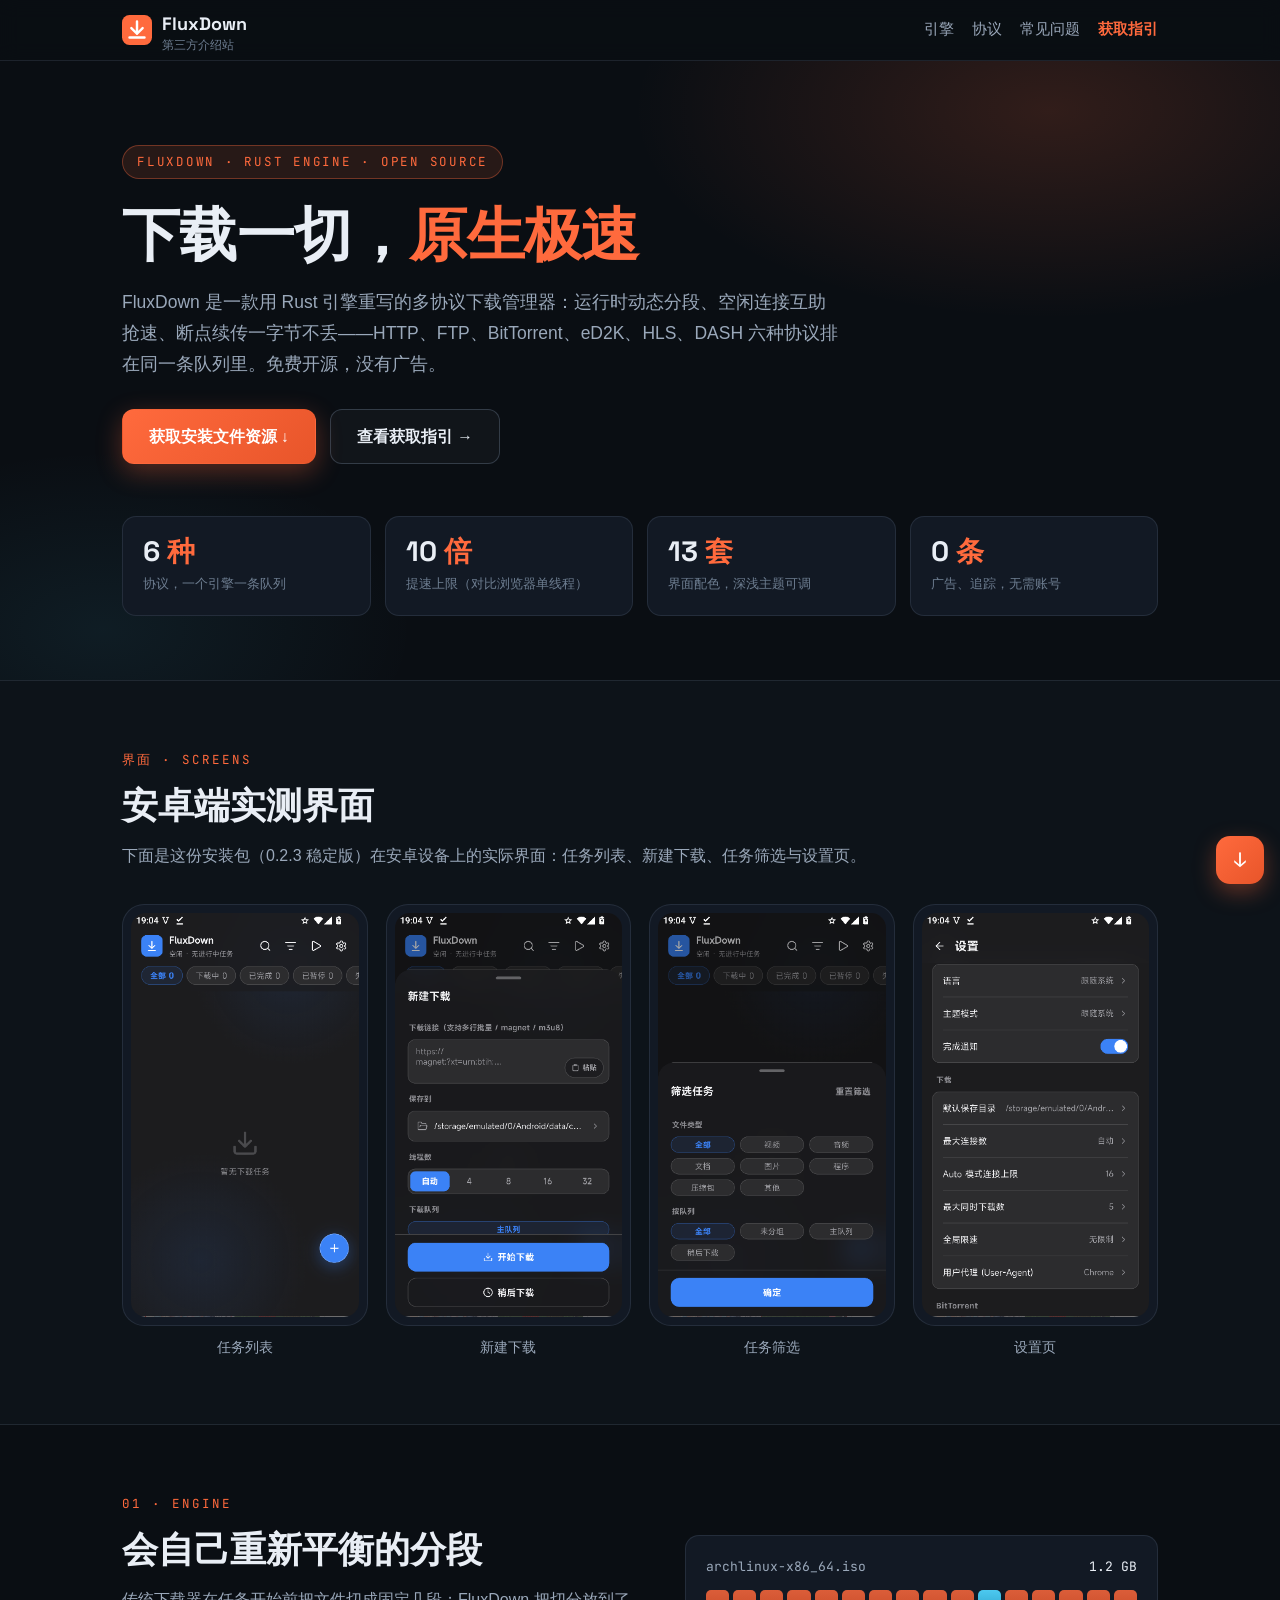
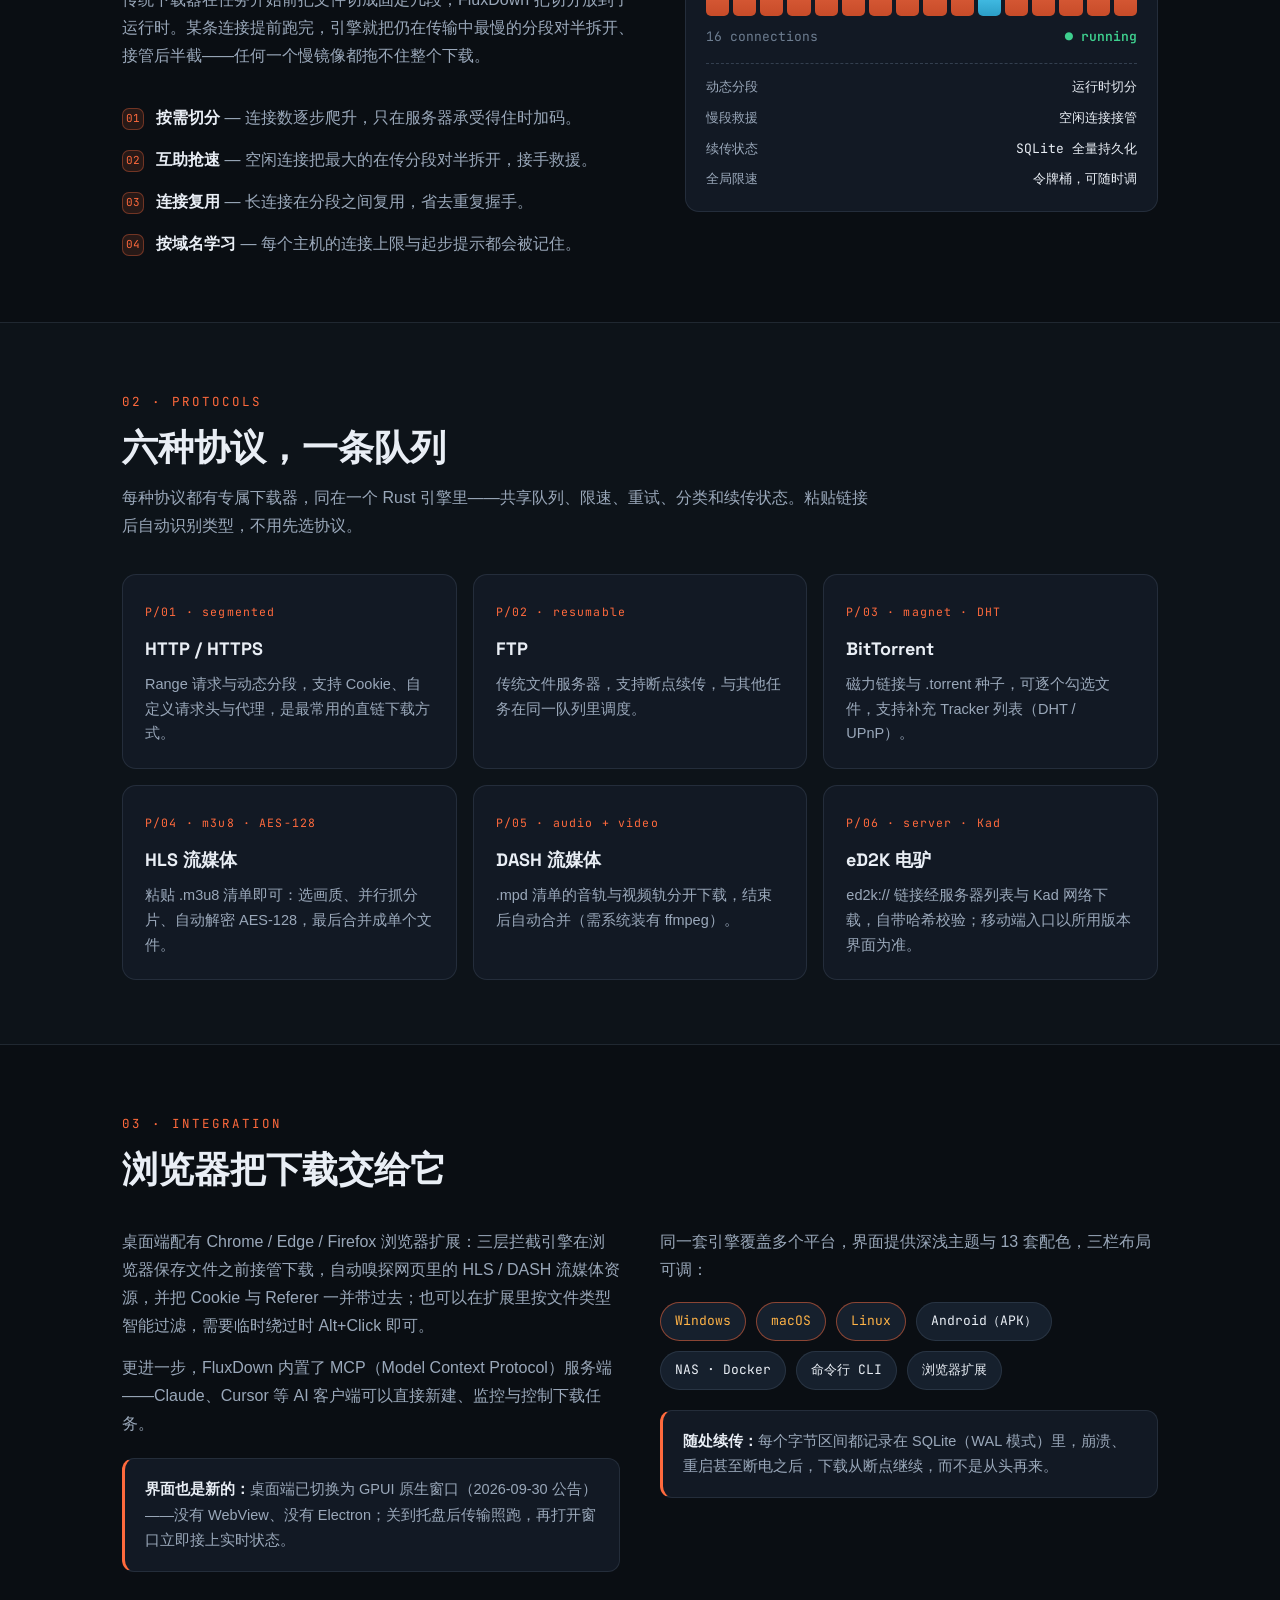
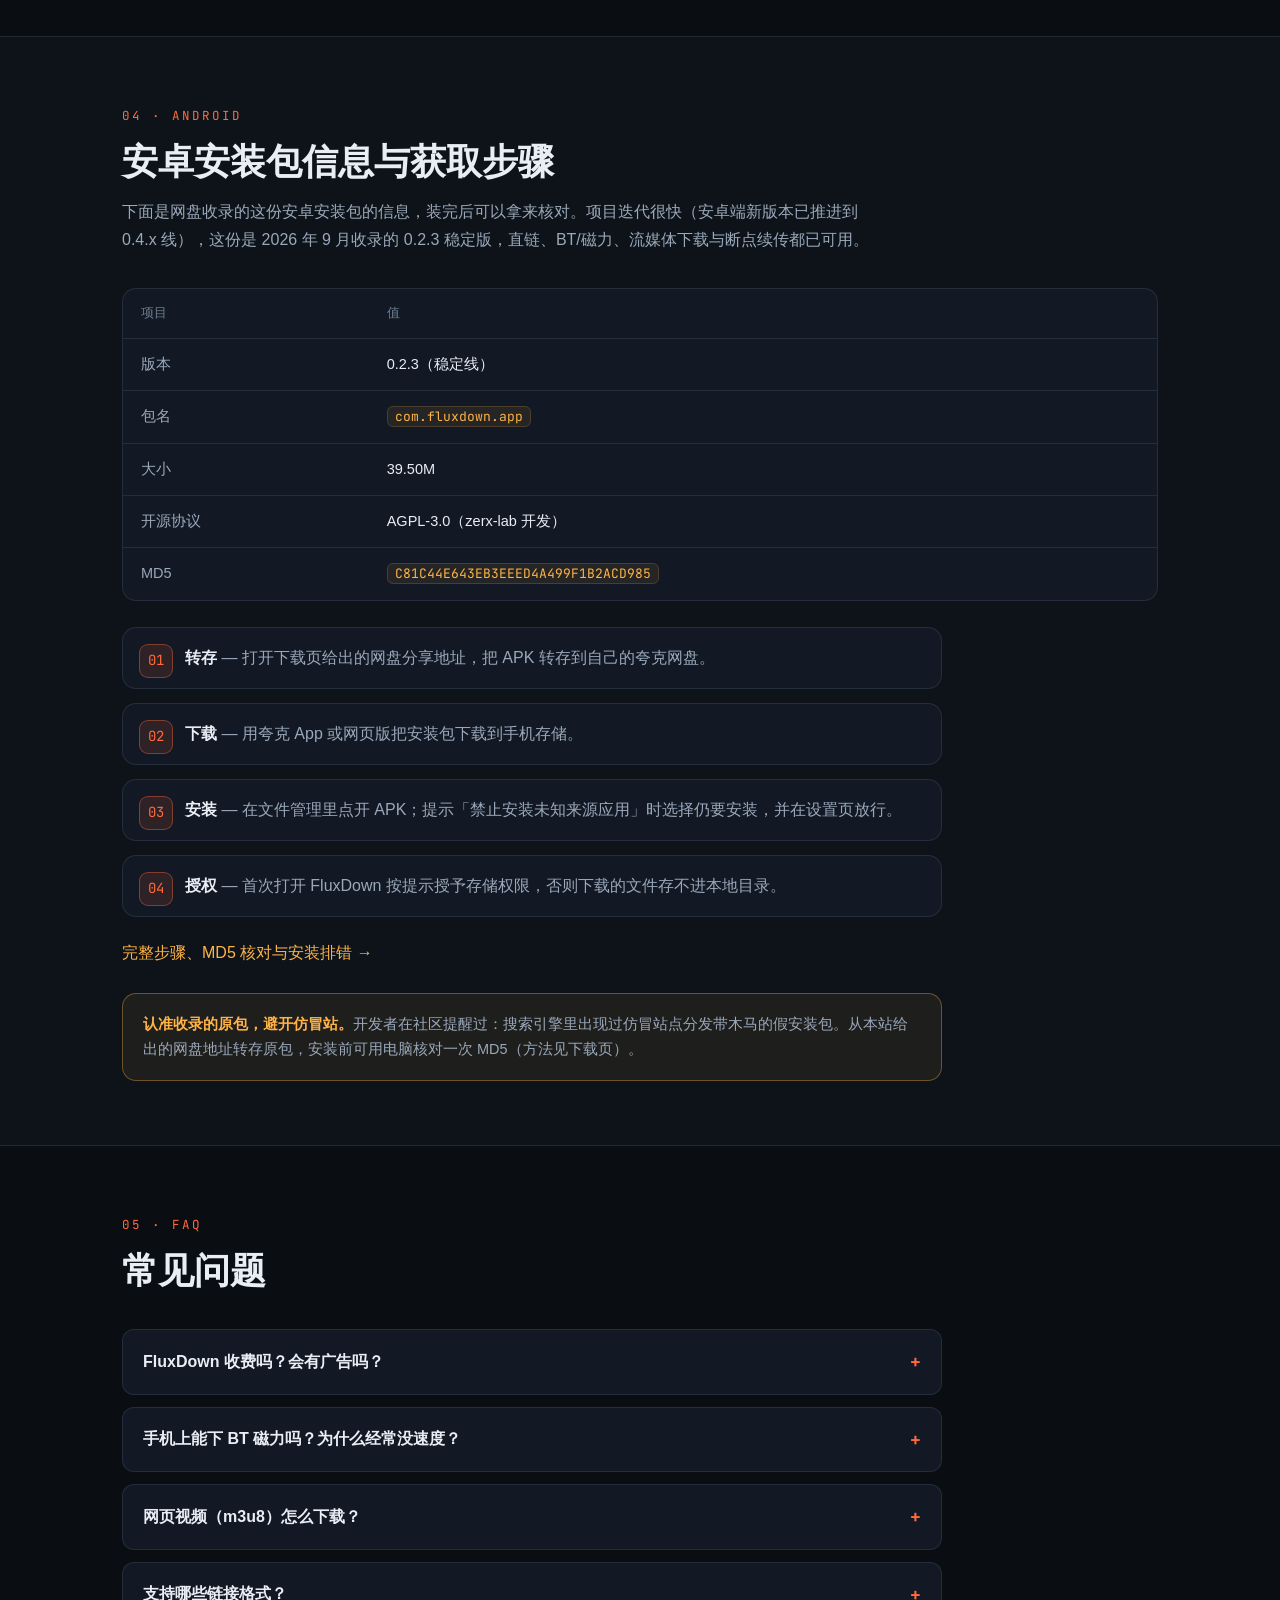
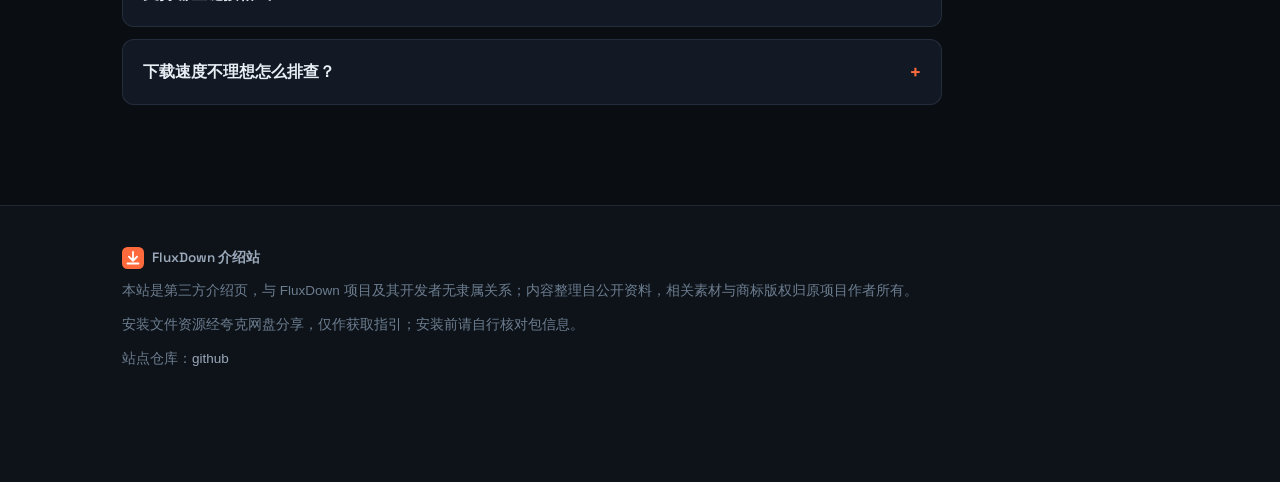
<file: index.html>
<!DOCTYPE html>
<html lang="zh-CN">
<head>
<meta charset="UTF-8">
<meta name="viewport" content="width=device-width, initial-scale=1">
<title>FluxDown 多协议下载器：从 HTTP 到磁力链的 Rust 实现</title>
<meta name="description" content="FluxDown 用 Rust 引擎把 HTTP/HTTPS、FTP、BT 磁力、eD2K、HLS 与 DASH 收进一个下载器：动态分段、断点续传。这里整理功能亮点与安卓包信息。">
<link rel="icon" href="data:image/svg+xml,%3Csvg xmlns='http://www.w3.org/2000/svg' viewBox='0 0 32 32'%3E%3Crect width='32' height='32' rx='8' fill='%23ff6a3d'/%3E%3Cpath d='M16 7v13m0 0l-6-6m6 6l6-6M8 24h16' stroke='%23fff' stroke-width='2.6' stroke-linecap='round' stroke-linejoin='round' fill='none'/%3E%3C/svg%3E">
<link rel="preconnect" href="https://fonts.googleapis.com">
<link rel="preconnect" href="https://fonts.gstatic.com" crossorigin>
<link href="https://fonts.googleapis.com/css2?family=Space+Grotesk:wght@400;500;700&family=JetBrains+Mono:wght@400;600&display=swap" rel="stylesheet">
<link rel="stylesheet" href="/assets/css/style.css">
</head>
<body>

<header class="site">
  <div class="wrap nav">
    <a class="brand" href="/">
      <svg class="mark" viewBox="0 0 32 32" aria-hidden="true"><rect width="32" height="32" rx="8" fill="#ff6a3d"/><path d="M16 7v13m0 0l-6-6m6 6l6-6M8 24h16" stroke="#fff" stroke-width="2.6" stroke-linecap="round" stroke-linejoin="round" fill="none"/></svg>
      <span>FluxDown<small>第三方介绍站</small></span>
    </a>
    <nav>
      <a href="#engine">引擎</a>
      <a href="#protocols">协议</a>
      <a href="#faq">常见问题</a>
      <a class="nav-cta" href="/download.html">获取指引</a>
    </nav>
    <button class="nav-toggle" type="button" aria-label="菜单" aria-expanded="false">
      <svg viewBox="0 0 20 20" aria-hidden="true"><path d="M2 5h16M2 10h16M2 15h16" stroke="currentColor" stroke-width="2" stroke-linecap="round" fill="none"/></svg>
    </button>
  </div>
</header>

<main>
  <!-- Hero -->
  <div class="hero">
    <div class="wrap">
      <span class="eyebrow">FLUXDOWN · RUST ENGINE · OPEN SOURCE</span>
      <h1>下载一切，<em>原生极速</em></h1>
      <p class="lead">FluxDown 是一款用 Rust 引擎重写的多协议下载管理器：运行时动态分段、空闲连接互助抢速、断点续传一字节不丢——HTTP、FTP、BitTorrent、eD2K、HLS、DASH 六种协议排在同一条队列里。免费开源，没有广告。</p>
      <div class="actions">
        <a class="btn btn-primary" data-link="download" href="/download.html" target="_blank" rel="noopener">获取安装文件资源 ↓</a>
        <a class="btn btn-ghost" href="/download.html">查看获取指引 →</a>
      </div>

      <div class="stats">
        <div class="stat"><b>6<i> 种</i></b><span>协议，一个引擎一条队列</span></div>
        <div class="stat"><b>10<i> 倍</i></b><span>提速上限（对比浏览器单线程）</span></div>
        <div class="stat"><b>13<i> 套</i></b><span>界面配色，深浅主题可调</span></div>
        <div class="stat"><b>0<i> 条</i></b><span>广告、追踪，无需账号</span></div>
      </div>
    </div>
  </div>

  <!-- 界面截图 -->
  <section id="screens" class="alt">
    <div class="wrap">
      <div class="sec-head reveal">
        <span class="kicker">界面 · Screens</span>
        <h2>安卓端实测界面</h2>
        <p>下面是这份安装包（0.2.3 稳定版）在安卓设备上的实际界面：任务列表、新建下载、任务筛选与设置页。</p>
      </div>
      <div class="shots reveal">
        <figure class="shot">
          <div class="frame"><img src="/assets/img/01_370x658.png" width="370" height="658" loading="lazy" alt="FluxDown 安卓端任务列表界面，顶部按全部、下载中、已完成、已暂停分类"></div>
          <figcaption>任务列表</figcaption>
        </figure>
        <figure class="shot">
          <div class="frame"><img src="/assets/img/02_370x658.png" width="370" height="658" loading="lazy" alt="FluxDown 新建下载界面，粘贴下载链接并选择线程数与下载队列"></div>
          <figcaption>新建下载</figcaption>
        </figure>
        <figure class="shot">
          <div class="frame"><img src="/assets/img/03_370x658.png" width="370" height="658" loading="lazy" alt="FluxDown 任务筛选界面，按文件类型与队列过滤任务"></div>
          <figcaption>任务筛选</figcaption>
        </figure>
        <figure class="shot">
          <div class="frame"><img src="/assets/img/04_370x658.png" width="370" height="658" loading="lazy" alt="FluxDown 设置界面，调整语言、主题模式、连接上限与全局限速"></div>
          <figcaption>设置页</figcaption>
        </figure>
      </div>
    </div>
  </section>

  <!-- 引擎 -->
  <section id="engine">
    <div class="wrap engine-grid">
      <div class="reveal">
        <div class="sec-head">
          <span class="kicker">01 · Engine</span>
          <h2>会自己重新平衡的分段</h2>
          <p>传统下载器在任务开始前把文件切成固定几段；FluxDown 把切分放到了运行时。某条连接提前跑完，引擎就把仍在传输中最慢的分段对半拆开、接管后半截——任何一个慢镜像都拖不住整个下载。</p>
        </div>
        <ul class="feature-list">
          <li><span class="dot">01</span><span><b>按需切分</b> — 连接数逐步爬升，只在服务器承受得住时加码。</span></li>
          <li><span class="dot">02</span><span><b>互助抢速</b> — 空闲连接把最大的在传分段对半拆开，接手救援。</span></li>
          <li><span class="dot">03</span><span><b>连接复用</b> — 长连接在分段之间复用，省去重复握手。</span></li>
          <li><span class="dot">04</span><span><b>按域名学习</b> — 每个主机的连接上限与起步提示都会被记住。</span></li>
        </ul>
      </div>
      <div class="reveal">
        <div class="panel" role="img" aria-label="分段下载可视化示意">
          <div class="row"><span>archlinux-x86_64.iso</span><span>1.2 GB</span></div>
          <div class="bar" aria-hidden="true">
            <i></i><i></i><i></i><i></i><i></i><i></i><i></i><i></i>
            <i></i><i></i><i class="slow"></i><i></i><i></i><i></i><i></i><i></i>
          </div>
          <div class="meta"><span>16 connections</span><b>● running</b></div>
          <div class="rows">
            <div class="row"><span>动态分段</span><span>运行时切分</span></div>
            <div class="row"><span>慢段救援</span><span>空闲连接接管</span></div>
            <div class="row"><span>续传状态</span><span>SQLite 全量持久化</span></div>
            <div class="row"><span>全局限速</span><span>令牌桶，可随时调</span></div>
          </div>
        </div>
      </div>
    </div>
  </section>

  <!-- 协议 -->
  <section id="protocols" class="alt">
    <div class="wrap">
      <div class="sec-head reveal">
        <span class="kicker">02 · Protocols</span>
        <h2>六种协议，一条队列</h2>
        <p>每种协议都有专属下载器，同在一个 Rust 引擎里——共享队列、限速、重试、分类和续传状态。粘贴链接后自动识别类型，不用先选协议。</p>
      </div>
      <div class="proto-grid">
        <div class="proto reveal"><span class="tag">P/01 · segmented</span><h3>HTTP / HTTPS</h3><p>Range 请求与动态分段，支持 Cookie、自定义请求头与代理，是最常用的直链下载方式。</p></div>
        <div class="proto reveal"><span class="tag">P/02 · resumable</span><h3>FTP</h3><p>传统文件服务器，支持断点续传，与其他任务在同一队列里调度。</p></div>
        <div class="proto reveal"><span class="tag">P/03 · magnet · DHT</span><h3>BitTorrent</h3><p>磁力链接与 .torrent 种子，可逐个勾选文件，支持补充 Tracker 列表（DHT / UPnP）。</p></div>
        <div class="proto reveal"><span class="tag">P/04 · m3u8 · AES-128</span><h3>HLS 流媒体</h3><p>粘贴 .m3u8 清单即可：选画质、并行抓分片、自动解密 AES-128，最后合并成单个文件。</p></div>
        <div class="proto reveal"><span class="tag">P/05 · audio + video</span><h3>DASH 流媒体</h3><p>.mpd 清单的音轨与视频轨分开下载，结束后自动合并（需系统装有 ffmpeg）。</p></div>
        <div class="proto reveal"><span class="tag">P/06 · server · Kad</span><h3>eD2K 电驴</h3><p>ed2k:// 链接经服务器列表与 Kad 网络下载，自带哈希校验；移动端入口以所用版本界面为准。</p></div>
      </div>
    </div>
  </section>

  <!-- 集成与平台 -->
  <section id="integration">
    <div class="wrap">
      <div class="sec-head reveal">
        <span class="kicker">03 · Integration</span>
        <h2>浏览器把下载交给它</h2>
      </div>
      <div class="two-col">
        <div class="reveal">
          <p style="color:var(--muted)">桌面端配有 Chrome / Edge / Firefox 浏览器扩展：三层拦截引擎在浏览器保存文件之前接管下载，自动嗅探网页里的 HLS / DASH 流媒体资源，并把 Cookie 与 Referer 一并带过去；也可以在扩展里按文件类型智能过滤，需要临时绕过时 Alt+Click 即可。</p>
          <p style="color:var(--muted); margin-top:14px">更进一步，FluxDown 内置了 MCP（Model Context Protocol）服务端——Claude、Cursor 等 AI 客户端可以直接新建、监控与控制下载任务。</p>
          <div class="note-card"><b>界面也是新的：</b>桌面端已切换为 GPUI 原生窗口（2026-09-30 公告）——没有 WebView、没有 Electron；关到托盘后传输照跑，再打开窗口立即接上实时状态。</div>
        </div>
        <div class="reveal">
          <p style="color:var(--muted)">同一套引擎覆盖多个平台，界面提供深浅主题与 13 套配色，三栏布局可调：</p>
          <div class="plat">
            <span class="chip hot">Windows</span>
            <span class="chip hot">macOS</span>
            <span class="chip hot">Linux</span>
            <span class="chip">Android（APK）</span>
            <span class="chip">NAS · Docker</span>
            <span class="chip">命令行 CLI</span>
            <span class="chip">浏览器扩展</span>
          </div>
          <div class="note-card"><b>随处续传：</b>每个字节区间都记录在 SQLite（WAL 模式）里，崩溃、重启甚至断电之后，下载从断点继续，而不是从头再来。</div>
        </div>
      </div>
    </div>
  </section>

  <!-- 安卓指引 -->
  <section id="guide" class="alt">
    <div class="wrap">
      <div class="sec-head reveal">
        <span class="kicker">04 · Android</span>
        <h2>安卓安装包信息与获取步骤</h2>
        <p>下面是网盘收录的这份安卓安装包的信息，装完后可以拿来核对。项目迭代很快（安卓端新版本已推进到 0.4.x 线），这份是 2026 年 9 月收录的 0.2.3 稳定版，直链、BT/磁力、流媒体下载与断点续传都已可用。</p>
      </div>
      <div class="table-wrap reveal">
        <table>
          <tr><th>项目</th><th>值</th></tr>
          <tr><td>版本</td><td>0.2.3（稳定线）</td></tr>
          <tr><td>包名</td><td><code>com.fluxdown.app</code></td></tr>
          <tr><td>大小</td><td>39.50M</td></tr>
          <tr><td>开源协议</td><td>AGPL-3.0（zerx-lab 开发）</td></tr>
          <tr><td>MD5</td><td><code>C81C44E643EB3EEED4A499F1B2ACD985</code></td></tr>
        </table>
      </div>
      <ol class="steps reveal" style="margin-top:26px">
        <li><b>转存</b> — 打开下载页给出的网盘分享地址，把 APK 转存到自己的夸克网盘。</li>
        <li><b>下载</b> — 用夸克 App 或网页版把安装包下载到手机存储。</li>
        <li><b>安装</b> — 在文件管理里点开 APK；提示「禁止安装未知来源应用」时选择仍要安装，并在设置页放行。</li>
        <li><b>授权</b> — 首次打开 FluxDown 按提示授予存储权限，否则下载的文件存不进本地目录。</li>
      </ol>
      <p class="reveal" style="margin-top:22px"><a href="/download.html">完整步骤、MD5 核对与安装排错 →</a></p>
      <div class="warn reveal" style="margin-top:26px">
        <b>认准收录的原包，避开仿冒站。</b>开发者在社区提醒过：搜索引擎里出现过仿冒站点分发带木马的假安装包。从本站给出的网盘地址转存原包，安装前可用电脑核对一次 MD5（方法见下载页）。
      </div>
    </div>
  </section>

  <!-- FAQ -->
  <section id="faq">
    <div class="wrap">
      <div class="sec-head reveal">
        <span class="kicker">05 · FAQ</span>
        <h2>常见问题</h2>
      </div>
      <div class="faq reveal">
        <details>
          <summary>FluxDown 收费吗？会有广告吗？</summary>
          <p>它是 AGPL-3.0 协议下的开源项目，零广告、零追踪、无需账号，数据完全留在本地。项目把它定位成 IDM 的免费开源替代品。</p>
        </details>
        <details>
          <summary>手机上能下 BT 磁力吗？为什么经常没速度？</summary>
          <p>能，磁力链接与 .torrent 种子都支持。BT 速度取决于资源有没有人在做种，跟带宽关系不大；另外把 FluxDown 加进电池白名单，避免安卓后台清理掐断连接。</p>
        </details>
        <details>
          <summary>网页视频（m3u8）怎么下载？</summary>
          <p>把 .m3u8 清单地址粘进新建任务，引擎会自动抓全部分片、解密并合并成完整视频。DRM 加密的付费视频与需要登录态的地址下不了。</p>
        </details>
        <details>
          <summary>支持哪些链接格式？</summary>
          <p>HTTP/HTTPS 直链、FTP、magnet 磁力、.torrent 种子、.m3u8 与 .mpd 清单；桌面端还支持 ed2k:// 电驴链接。粘贴后自动识别类型。</p>
        </details>
        <details>
          <summary>下载速度不理想怎么排查？</summary>
          <p>先看两处：设置里的线程数有没有被调小过、全局限速有没有开启。直链任务换镜像源或错峰下载最有效；BT 任务主要看资源热度。更多排查思路见<a href="/download.html">获取指引页</a>。</p>
        </details>
      </div>
    </div>
  </section>
</main>

<footer class="site">
  <div class="wrap foot">
    <span class="brand-line">
      <svg width="22" height="22" viewBox="0 0 32 32" aria-hidden="true"><rect width="32" height="32" rx="8" fill="#ff6a3d"/><path d="M16 7v13m0 0l-6-6m6 6l6-6M8 24h16" stroke="#fff" stroke-width="2.6" stroke-linecap="round" stroke-linejoin="round" fill="none"/></svg>
      FluxDown 介绍站
    </span>
    <span>本站是第三方介绍页，与 FluxDown 项目及其开发者无隶属关系；内容整理自公开资料，相关素材与商标版权归原项目作者所有。</span>
    <span>安装文件资源经夸克网盘分享，仅作获取指引；安装前请自行核对包信息。</span>
    <span>站点仓库：<a href="https://github.com/alipymanbu/www.loveyou.bond" rel="noopener">github</a></span>
  </div>
</footer>

<!-- 右下角浮动按钮 -->
<div class="fab">
  <button class="to-top" id="backTop" type="button" aria-label="返回顶部">↑</button>
  <a class="go-down" data-link="download" href="/download.html" target="_blank" rel="noopener" aria-label="获取安装文件资源">↓</a>
</div>

<script src="/assets/js/links.js"></script>
<script src="/assets/js/main.js"></script>
</body>
</html>
</file>
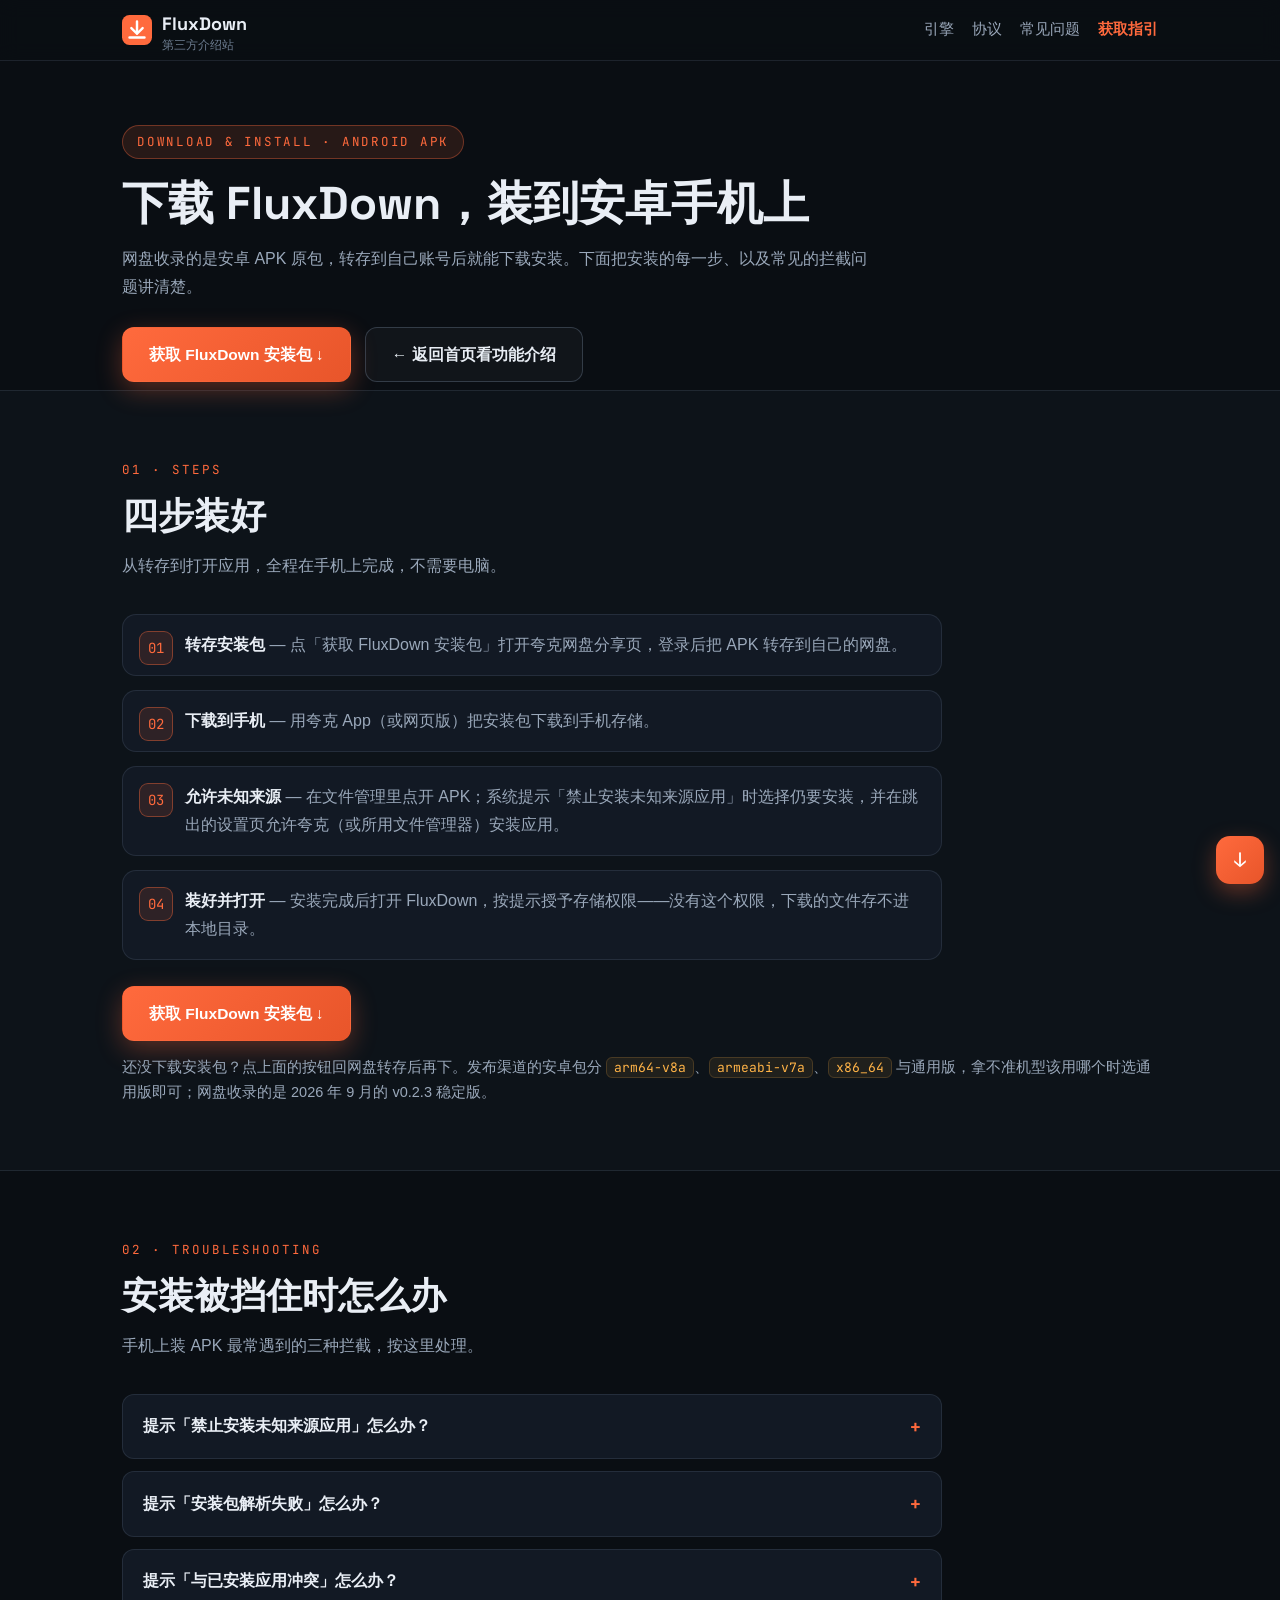
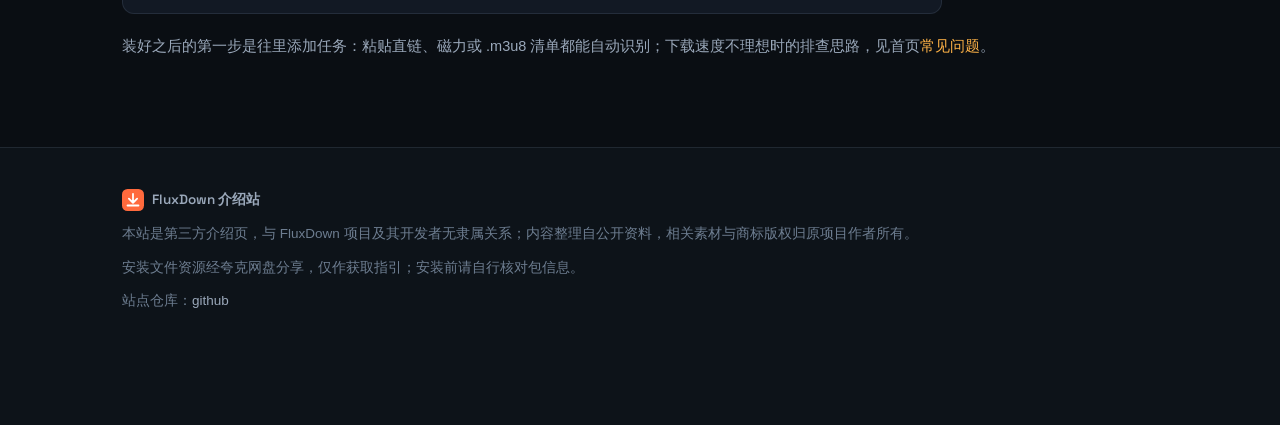
<file: download.html>
<!DOCTYPE html>
<html lang="zh-CN">
<head>
<meta charset="UTF-8">
<meta name="viewport" content="width=device-width, initial-scale=1">
<title>FluxDown 下载安装指引｜网盘转存一步，安卓几步装好</title>
<meta name="description" content="FluxDown 安卓包怎么装？先把网盘里的 APK 转存到自己账号，下载后按步骤放行「未知来源」，装好即可打开添加下载任务；被拦截、解析失败的应对也在文内。">
<link rel="icon" href="data:image/svg+xml,%3Csvg xmlns='http://www.w3.org/2000/svg' viewBox='0 0 32 32'%3E%3Crect width='32' height='32' rx='8' fill='%23ff6a3d'/%3E%3Cpath d='M16 7v13m0 0l-6-6m6 6l6-6M8 24h16' stroke='%23fff' stroke-width='2.6' stroke-linecap='round' stroke-linejoin='round' fill='none'/%3E%3C/svg%3E">
<link rel="preconnect" href="https://fonts.googleapis.com">
<link rel="preconnect" href="https://fonts.gstatic.com" crossorigin>
<link href="https://fonts.googleapis.com/css2?family=Space+Grotesk:wght@400;500;700&family=JetBrains+Mono:wght@400;600&display=swap" rel="stylesheet">
<link rel="stylesheet" href="/assets/css/style.css">
</head>
<body>

<header class="site">
  <div class="wrap nav">
    <a class="brand" href="/">
      <svg class="mark" viewBox="0 0 32 32" aria-hidden="true"><rect width="32" height="32" rx="8" fill="#ff6a3d"/><path d="M16 7v13m0 0l-6-6m6 6l6-6M8 24h16" stroke="#fff" stroke-width="2.6" stroke-linecap="round" stroke-linejoin="round" fill="none"/></svg>
      <span>FluxDown<small>第三方介绍站</small></span>
    </a>
    <nav>
      <a href="/#engine">引擎</a>
      <a href="/#protocols">协议</a>
      <a href="/#faq">常见问题</a>
      <a class="nav-cta" href="/download.html">获取指引</a>
    </nav>
    <button class="nav-toggle" type="button" aria-label="菜单" aria-expanded="false">
      <svg viewBox="0 0 20 20" aria-hidden="true"><path d="M2 5h16M2 10h16M2 15h16" stroke="currentColor" stroke-width="2" stroke-linecap="round" fill="none"/></svg>
    </button>
  </div>
</header>

<main>
  <!-- 首屏：下载入口 -->
  <div class="page-head">
    <div class="wrap">
      <span class="eyebrow">DOWNLOAD &amp; INSTALL · ANDROID APK</span>
      <h1>下载 FluxDown，装到安卓手机上</h1>
      <p>网盘收录的是安卓 APK 原包，转存到自己账号后就能下载安装。下面把安装的每一步、以及常见的拦截问题讲清楚。</p>
      <div class="actions" style="display:flex; flex-wrap:wrap; gap:14px; margin-top:26px">
        <a class="btn btn-primary" data-link="download" href="/" target="_blank" rel="noopener">获取 FluxDown 安装包 ↓</a>
        <a class="btn btn-ghost" href="/">← 返回首页看功能介绍</a>
      </div>
    </div>
  </div>

  <!-- 安装步骤 -->
  <section class="alt">
    <div class="wrap">
      <div class="sec-head reveal">
        <span class="kicker">01 · Steps</span>
        <h2>四步装好</h2>
        <p>从转存到打开应用，全程在手机上完成，不需要电脑。</p>
      </div>
      <ol class="steps reveal">
        <li><b>转存安装包</b> — 点「获取 FluxDown 安装包」打开夸克网盘分享页，登录后把 APK 转存到自己的网盘。</li>
        <li><b>下载到手机</b> — 用夸克 App（或网页版）把安装包下载到手机存储。</li>
        <li><b>允许未知来源</b> — 在文件管理里点开 APK；系统提示「禁止安装未知来源应用」时选择仍要安装，并在跳出的设置页允许夸克（或所用文件管理器）安装应用。</li>
        <li><b>装好并打开</b> — 安装完成后打开 FluxDown，按提示授予存储权限——没有这个权限，下载的文件存不进本地目录。</li>
      </ol>
      <div class="actions reveal" style="display:flex; flex-wrap:wrap; gap:14px; margin-top:26px">
        <a class="btn btn-primary" data-link="download" href="/" target="_blank" rel="noopener">获取 FluxDown 安装包 ↓</a>
      </div>
      <p style="color:var(--muted); margin-top:14px; font-size:14.5px">还没下载安装包？点上面的按钮回网盘转存后再下。发布渠道的安卓包分 <code>arm64-v8a</code>、<code>armeabi-v7a</code>、<code>x86_64</code> 与通用版，拿不准机型该用哪个时选通用版即可；网盘收录的是 2026 年 9 月的 v0.2.3 稳定版。</p>
    </div>
  </section>

  <!-- 常见安装问题 -->
  <section>
    <div class="wrap">
      <div class="sec-head reveal">
        <span class="kicker">02 · Troubleshooting</span>
        <h2>安装被挡住时怎么办</h2>
        <p>手机上装 APK 最常遇到的三种拦截，按这里处理。</p>
      </div>
      <div class="faq reveal">
        <details>
          <summary>提示「禁止安装未知来源应用」怎么办？</summary>
          <p>这是系统的默认保护，不是安装包有问题。在弹窗里选「仍要安装」；找不到按钮时，去 设置 → 应用 → 特殊应用权限（或「安装未知应用」），允许你用来打开 APK 的那个应用——夸克或文件管理器——再回到文件里点开安装包。</p>
        </details>
        <details>
          <summary>提示「安装包解析失败」怎么办？</summary>
          <p>多半是文件没下载完整，重新从网盘下载一次再装；仍旧不行就换一个网络环境再下一次。</p>
        </details>
        <details>
          <summary>提示「与已安装应用冲突」怎么办？</summary>
          <p>手机里已有同包名但签名不同的旧版本，先卸载旧版，再安装这一个。</p>
        </details>
      </div>
      <p style="color:var(--muted); margin-top:20px; font-size:14.5px">装好之后的第一步是往里添加任务：粘贴直链、磁力或 .m3u8 清单都能自动识别；下载速度不理想时的排查思路，见首页<a href="/#faq">常见问题</a>。</p>
    </div>
  </section>
</main>

<footer class="site">
  <div class="wrap foot">
    <span class="brand-line">
      <svg width="22" height="22" viewBox="0 0 32 32" aria-hidden="true"><rect width="32" height="32" rx="8" fill="#ff6a3d"/><path d="M16 7v13m0 0l-6-6m6 6l6-6M8 24h16" stroke="#fff" stroke-width="2.6" stroke-linecap="round" stroke-linejoin="round" fill="none"/></svg>
      FluxDown 介绍站
    </span>
    <span>本站是第三方介绍页，与 FluxDown 项目及其开发者无隶属关系；内容整理自公开资料，相关素材与商标版权归原项目作者所有。</span>
    <span>安装文件资源经夸克网盘分享，仅作获取指引；安装前请自行核对包信息。</span>
    <span>站点仓库：<a href="https://github.com/alipymanbu/www.loveyou.bond" rel="noopener">github</a></span>
  </div>
</footer>

<!-- 右下角浮动按钮 -->
<div class="fab">
  <button class="to-top" id="backTop" type="button" aria-label="返回顶部">↑</button>
  <a class="go-down" data-link="download" href="/" target="_blank" rel="noopener" aria-label="获取安装文件资源">↓</a>
</div>

<script src="/assets/js/links.js"></script>
<script src="/assets/js/main.js"></script>
</body>
</html>
</file>
<file: assets/css/style.css>
/* ============================================================
   FluxDown 介绍站 · 样式
   主题：深色工程风（Rust 引擎下载器气质）——石墨底 + 铁锈橙强调
   ============================================================ */
:root {
  --bg: #0a0e13;
  --bg-soft: #0d1319;
  --surface: #121924;
  --surface-2: #16202d;
  --border: rgba(148, 170, 200, 0.14);
  --border-strong: rgba(148, 170, 200, 0.26);
  --text: #e9eef5;
  --muted: #9aa8ba;
  --faint: #6d7d90;
  --accent: #ff6a3d;
  --accent-2: #ffb347;
  --accent-soft: rgba(255, 106, 61, 0.12);
  --ok: #3ecf8e;
  --radius: 14px;
  --mono: 'JetBrains Mono', ui-monospace, SFMono-Regular, Consolas, 'Courier New', monospace;
  --display: 'Space Grotesk', -apple-system, 'PingFang SC', 'Microsoft YaHei', sans-serif;
  --body: -apple-system, BlinkMacSystemFont, 'Segoe UI', 'PingFang SC', 'Hiragino Sans GB', 'Microsoft YaHei', sans-serif;
}

* { box-sizing: border-box; margin: 0; padding: 0; }
html { scroll-behavior: smooth; }
@media (prefers-reduced-motion: reduce) {
  html { scroll-behavior: auto; }
  *, *::before, *::after { animation: none !important; transition: none !important; }
}

body {
  background: var(--bg);
  color: var(--text);
  font-family: var(--body);
  font-size: 16px;
  line-height: 1.75;
  -webkit-font-smoothing: antialiased;
  overflow-x: hidden;
}

a { color: var(--accent-2); text-decoration: none; }
a:hover { text-decoration: underline; }
img, svg { max-width: 100%; }
.wrap { max-width: 1080px; margin: 0 auto; padding: 0 22px; }
section { padding: 64px 0; }
section.alt { background: var(--bg-soft); border-top: 1px solid var(--border); border-bottom: 1px solid var(--border); }

/* ---------- 顶部导航 ---------- */
header.site {
  position: sticky; top: 0; z-index: 50;
  background: rgba(10, 14, 19, 0.86);
  backdrop-filter: blur(10px);
  border-bottom: 1px solid var(--border);
}
.nav { display: flex; align-items: center; justify-content: space-between; gap: 12px; height: 60px; }
.brand { display: flex; align-items: center; gap: 10px; font-family: var(--display); font-weight: 700; font-size: 18px; color: var(--text); }
.brand:hover { text-decoration: none; }
.brand .mark { width: 30px; height: 30px; flex: 0 0 auto; }
.brand small { color: var(--faint); font-weight: 400; font-size: 12px; display: block; line-height: 1.1; }
.nav nav { display: flex; align-items: center; gap: 18px; }
.nav nav a { color: var(--muted); font-size: 14.5px; }
.nav nav a:hover { color: var(--text); text-decoration: none; }
.nav nav a.nav-cta { color: var(--accent); font-weight: 600; }

/* 移动端导航：点击展开式（窄屏链接收进展开层，禁止横向排到换行） */
.nav-toggle {
  display: none; margin-left: auto; align-items: center; justify-content: center;
  width: 40px; height: 36px; border: 1px solid var(--border); border-radius: 8px;
  background: var(--surface); color: var(--text); cursor: pointer;
}
.nav-toggle svg { width: 18px; height: 18px; display: block; }
.nav-toggle:hover { border-color: var(--accent); color: var(--accent); }
@media (max-width: 820px) {
  .nav { position: relative; }
  .nav nav {
    display: none; position: absolute; top: 100%; left: 0; right: 0;
    flex-direction: column; align-items: stretch; gap: 0;
    background: rgba(10, 14, 19, 0.98); border: 1px solid var(--border); border-top: none;
    border-radius: 0 0 10px 10px; padding: 6px 14px 10px;
  }
  .nav.nav-open nav { display: flex; }
  .nav nav a { padding: 11px 2px; font-size: 15px; border-bottom: 1px solid var(--border); }
  .nav nav a:last-child { border-bottom: none; }
  .nav-toggle { display: inline-flex; }
}

/* ---------- Hero ---------- */
.hero { position: relative; padding: 84px 0 64px; overflow: hidden; }
.hero::before {
  content: ''; position: absolute; inset: 0; pointer-events: none;
  background:
    radial-gradient(640px 320px at 82% 8%, rgba(255, 106, 61, 0.16), transparent 65%),
    radial-gradient(520px 300px at 8% 92%, rgba(76, 201, 240, 0.08), transparent 60%);
}
.hero .wrap { position: relative; }
.eyebrow {
  display: inline-flex; align-items: center; gap: 8px;
  font-family: var(--mono); font-size: 12.5px; letter-spacing: 0.14em;
  color: var(--accent); border: 1px solid rgba(255, 106, 61, 0.35);
  background: var(--accent-soft); border-radius: 999px; padding: 5px 14px;
}
.hero h1 {
  font-family: var(--display); font-weight: 700;
  font-size: clamp(32px, 6vw, 58px); line-height: 1.18;
  margin: 22px 0 18px; letter-spacing: -0.01em;
}
.hero h1 em { font-style: normal; color: var(--accent); }
.hero p.lead { max-width: 720px; color: var(--muted); font-size: 17.5px; }
.hero .actions { display: flex; flex-wrap: wrap; gap: 14px; margin-top: 30px; }

.btn {
  display: inline-flex; align-items: center; gap: 9px;
  padding: 13px 26px; border-radius: 12px; font-size: 15.5px; font-weight: 600;
  border: 1px solid transparent; cursor: pointer;
  transition: transform 0.15s ease, box-shadow 0.15s ease, background 0.15s ease;
}
.btn:hover { text-decoration: none; transform: translateY(-1px); }
.btn-primary {
  color: #fff;
  background: linear-gradient(135deg, var(--accent), #e8552a);
  box-shadow: 0 8px 26px rgba(255, 106, 61, 0.32);
}
.btn-primary:hover { box-shadow: 0 10px 30px rgba(255, 106, 61, 0.42); }
.btn-ghost { color: var(--text); border-color: var(--border-strong); background: rgba(255, 255, 255, 0.03); }
.btn-ghost:hover { border-color: var(--accent); color: var(--accent-2); }

/* ---------- 数据带 ---------- */
.stats { display: grid; grid-template-columns: repeat(4, 1fr); gap: 14px; margin-top: 52px; }
.stat {
  background: var(--surface); border: 1px solid var(--border); border-radius: var(--radius);
  padding: 18px 20px;
}
.stat b { display: block; font-family: var(--display); font-size: 28px; color: var(--text); line-height: 1.2; }
.stat b i { font-style: normal; color: var(--accent); }
.stat span { color: var(--faint); font-size: 13px; }

/* ---------- 通用标题 ---------- */
.sec-head { margin-bottom: 34px; max-width: 760px; }
.kicker { font-family: var(--mono); font-size: 12.5px; letter-spacing: 0.16em; color: var(--accent); text-transform: uppercase; }
.sec-head h2 { font-family: var(--display); font-size: clamp(24px, 3.6vw, 36px); line-height: 1.3; margin: 10px 0 12px; }
.sec-head p { color: var(--muted); }

/* ---------- 引擎区 ---------- */
.engine-grid { display: grid; grid-template-columns: 1.05fr 0.95fr; gap: 40px; align-items: center; }
.feature-list { list-style: none; display: grid; gap: 14px; margin-top: 22px; }
.feature-list li { display: flex; gap: 12px; align-items: flex-start; color: var(--muted); }
.feature-list li b { color: var(--text); font-weight: 600; }
.feature-list .dot {
  flex: 0 0 auto; width: 22px; height: 22px; margin-top: 4px; border-radius: 7px;
  background: var(--accent-soft); border: 1px solid rgba(255, 106, 61, 0.35);
  color: var(--accent); font-family: var(--mono); font-size: 11px;
  display: flex; align-items: center; justify-content: center;
}

/* 分段可视化面板（纯 CSS 手绘） */
.panel {
  background: var(--surface); border: 1px solid var(--border); border-radius: var(--radius);
  padding: 20px; font-family: var(--mono); font-size: 13px;
}
.panel .bar { display: flex; gap: 4px; margin: 12px 0 4px; }
.panel .bar i {
  flex: 1; height: 26px; border-radius: 5px;
  background: linear-gradient(180deg, rgba(255, 106, 61, 0.85), rgba(232, 85, 42, 0.85));
  opacity: 0.16; animation: fill 2.6s ease forwards;
}
.panel .bar i.slow { background: linear-gradient(180deg, #4cc9f0, #2b9ec7); animation: fill 2.6s ease forwards, pulse 1.6s ease-in-out 2.6s infinite; }
.panel .bar i:nth-child(1) { animation-delay: 0.05s; } .panel .bar i:nth-child(2) { animation-delay: 0.1s; }
.panel .bar i:nth-child(3) { animation-delay: 0.16s; } .panel .bar i:nth-child(4) { animation-delay: 0.22s; }
.panel .bar i:nth-child(5) { animation-delay: 0.3s; }  .panel .bar i:nth-child(6) { animation-delay: 0.36s; }
.panel .bar i:nth-child(7) { animation-delay: 0.44s; } .panel .bar i:nth-child(8) { animation-delay: 0.52s; }
.panel .bar i:nth-child(9) { animation-delay: 0.6s; }  .panel .bar i:nth-child(10) { animation-delay: 0.7s; }
.panel .bar i:nth-child(11) { animation-delay: 0.8s; } .panel .bar i:nth-child(12) { animation-delay: 0.9s; }
.panel .bar i:nth-child(13) { animation-delay: 1.0s; } .panel .bar i:nth-child(14) { animation-delay: 1.12s; }
.panel .bar i:nth-child(15) { animation-delay: 1.24s; } .panel .bar i:nth-child(16) { animation-delay: 1.4s; }
@keyframes fill { to { opacity: 1; } }
@keyframes pulse { 0%, 100% { filter: brightness(1); } 50% { filter: brightness(1.6); } }
.panel .meta { display: flex; justify-content: space-between; color: var(--faint); margin-top: 10px; }
.panel .meta b { color: var(--ok); font-weight: 600; }
.panel .rows { margin-top: 14px; border-top: 1px dashed var(--border-strong); padding-top: 12px; display: grid; gap: 8px; }
.panel .row { display: flex; justify-content: space-between; color: var(--muted); }
.panel .row span:last-child { color: var(--text); }

/* ---------- 协议卡片 ---------- */
.proto-grid { display: grid; grid-template-columns: repeat(3, 1fr); gap: 16px; }
.proto {
  background: var(--surface); border: 1px solid var(--border); border-radius: var(--radius);
  padding: 22px; transition: border-color 0.2s ease, transform 0.2s ease;
}
.proto:hover { border-color: rgba(255, 106, 61, 0.5); transform: translateY(-2px); }
.proto .tag { font-family: var(--mono); font-size: 11.5px; color: var(--accent); letter-spacing: 0.1em; }
.proto h3 { font-family: var(--display); font-size: 18px; margin: 8px 0 8px; }
.proto p { color: var(--muted); font-size: 14.5px; line-height: 1.7; }

/* ---------- 界面截图 ---------- */
.shots { display: grid; grid-template-columns: repeat(4, minmax(0, 1fr)); gap: 18px; }
.shot { margin: 0; }
.shot .frame {
  background: var(--surface); border: 1px solid var(--border);
  border-radius: 22px; padding: 8px;
  transition: border-color 0.25s ease, transform 0.25s ease;
}
.shot .frame img { display: block; width: 100%; height: auto; border-radius: 15px; }
.shot:hover .frame { border-color: rgba(255, 106, 61, 0.5); transform: translateY(-3px); }
.shot figcaption { margin-top: 10px; text-align: center; color: var(--muted); font-size: 13.5px; }

/* ---------- 集成/平台 ---------- */
.two-col { display: grid; grid-template-columns: 1fr 1fr; gap: 40px; align-items: start; }
.plat { display: flex; flex-wrap: wrap; gap: 10px; margin-top: 18px; }
.chip {
  font-family: var(--mono); font-size: 13px; color: var(--text);
  background: var(--surface-2); border: 1px solid var(--border); border-radius: 999px;
  padding: 7px 14px;
}
.chip.hot { border-color: rgba(255, 106, 61, 0.5); color: var(--accent-2); }
.note-card {
  background: var(--surface); border: 1px solid var(--border); border-left: 3px solid var(--accent);
  border-radius: 12px; padding: 18px 20px; color: var(--muted); font-size: 14.5px; margin-top: 20px;
}
.note-card b { color: var(--text); }

/* ---------- 表格 ---------- */
.table-wrap { overflow-x: auto; border: 1px solid var(--border); border-radius: var(--radius); background: var(--surface); }
table { width: 100%; border-collapse: collapse; font-size: 14.5px; min-width: 480px; }
th, td { text-align: left; padding: 13px 18px; border-bottom: 1px solid var(--border); vertical-align: top; }
th { color: var(--faint); font-weight: 500; font-size: 13px; white-space: nowrap; }
tr:last-child td { border-bottom: none; }
td:first-child { color: var(--muted); white-space: nowrap; }
td code, p code, li code {
  font-family: var(--mono); font-size: 13px; color: var(--accent-2);
  background: rgba(255, 179, 71, 0.08); border: 1px solid rgba(255, 179, 71, 0.18);
  border-radius: 6px; padding: 1px 7px; word-break: break-all;
}

/* ---------- 步骤 ---------- */
.steps { list-style: none; counter-reset: step; display: grid; gap: 14px; max-width: 820px; }
.steps li {
  counter-increment: step; position: relative; padding: 16px 18px 16px 62px;
  background: var(--surface); border: 1px solid var(--border); border-radius: var(--radius);
  color: var(--muted);
}
.steps li b { color: var(--text); }
.steps li::before {
  content: counter(step, decimal-leading-zero);
  position: absolute; left: 16px; top: 16px;
  font-family: var(--mono); font-size: 14px; color: var(--accent);
  border: 1px solid rgba(255, 106, 61, 0.4); background: var(--accent-soft);
  border-radius: 9px; width: 32px; height: 32px;
  display: flex; align-items: center; justify-content: center;
}

/* ---------- FAQ ---------- */
.faq { max-width: 820px; }
.faq details {
  background: var(--surface); border: 1px solid var(--border); border-radius: 12px;
  padding: 0 20px; margin-bottom: 12px;
}
.faq details[open] { border-color: rgba(255, 106, 61, 0.4); }
.faq summary {
  cursor: pointer; list-style: none; padding: 16px 0; font-weight: 600; color: var(--text);
  display: flex; justify-content: space-between; align-items: center; gap: 12px;
}
.faq summary::-webkit-details-marker { display: none; }
.faq summary::after { content: '+'; font-family: var(--mono); color: var(--accent); font-size: 18px; flex: 0 0 auto; }
.faq details[open] summary::after { content: '−'; }
.faq details p { color: var(--muted); padding: 0 0 16px; font-size: 15px; }

/* ---------- 提醒框 ---------- */
.warn {
  border: 1px solid rgba(255, 179, 71, 0.35); background: rgba(255, 179, 71, 0.07);
  border-radius: var(--radius); padding: 18px 20px; color: var(--muted); font-size: 14.5px;
  max-width: 820px;
}
.warn b { color: var(--accent-2); }

/* ---------- 页脚 ---------- */
footer.site {
  border-top: 1px solid var(--border); background: var(--bg-soft);
  padding: 40px 0 calc(40px + 72px); margin-top: 24px;
}
.foot { display: flex; flex-direction: column; gap: 10px; color: var(--faint); font-size: 13.5px; }
.foot a { color: var(--muted); }
.foot .brand-line { display: flex; align-items: center; gap: 8px; color: var(--muted); font-family: var(--display); font-weight: 600; }

/* ---------- 右下角浮动按钮 ---------- */
.fab { position: fixed; right: 16px; bottom: 16px; z-index: 80; display: flex; flex-direction: column; gap: 10px; }
.fab a, .fab button {
  width: 48px; height: 48px; border-radius: 14px; border: 1px solid var(--border-strong);
  display: flex; align-items: center; justify-content: center; font-size: 20px; line-height: 1;
  cursor: pointer; font-family: var(--mono);
}
.fab .to-top {
  background: var(--surface-2); color: var(--text);
  opacity: 0; transform: translateY(10px); pointer-events: none;
  transition: opacity 0.25s ease, transform 0.25s ease;
}
.fab .to-top.show { opacity: 1; transform: none; pointer-events: auto; }
.fab .to-top:hover { border-color: var(--accent); color: var(--accent-2); }
.fab .go-down {
  background: linear-gradient(135deg, var(--accent), #e8552a); color: #fff; border: none;
  box-shadow: 0 8px 22px rgba(255, 106, 61, 0.35);
}
.fab .go-down:hover { filter: brightness(1.08); }

/* ---------- 渐显 ---------- */
.reveal { opacity: 0; transform: translateY(16px); transition: opacity 0.6s ease, transform 0.6s ease; }
.reveal.in { opacity: 1; transform: none; }
@media (prefers-reduced-motion: reduce) { .reveal { opacity: 1; transform: none; } }

/* ---------- 下载页头部 ---------- */
.page-head { padding: 64px 0 8px; }
.page-head h1 { font-family: var(--display); font-size: clamp(28px, 5vw, 46px); line-height: 1.22; margin: 16px 0 14px; }
.page-head p { color: var(--muted); max-width: 760px; }

/* ---------- 响应式 ---------- */
@media (max-width: 900px) {
  .engine-grid, .two-col { grid-template-columns: 1fr; gap: 28px; }
  .proto-grid { grid-template-columns: repeat(2, 1fr); }
  .shots { grid-template-columns: repeat(2, minmax(0, 1fr)); }
  .stats { grid-template-columns: repeat(2, 1fr); }
}
@media (max-width: 600px) {
  section { padding: 48px 0; }
  .hero { padding: 56px 0 40px; }
  .proto-grid { grid-template-columns: 1fr; }
  .nav nav { gap: 12px; }
  .nav nav a { font-size: 13.5px; }
  .brand small { display: none; }
  .stats { gap: 10px; }
  .stat { padding: 14px 16px; }
  .stat b { font-size: 22px; }
  .btn { width: 100%; justify-content: center; }
  .hero .actions { flex-direction: column; }
  .fab { right: 12px; bottom: 12px; }
}
</file>
